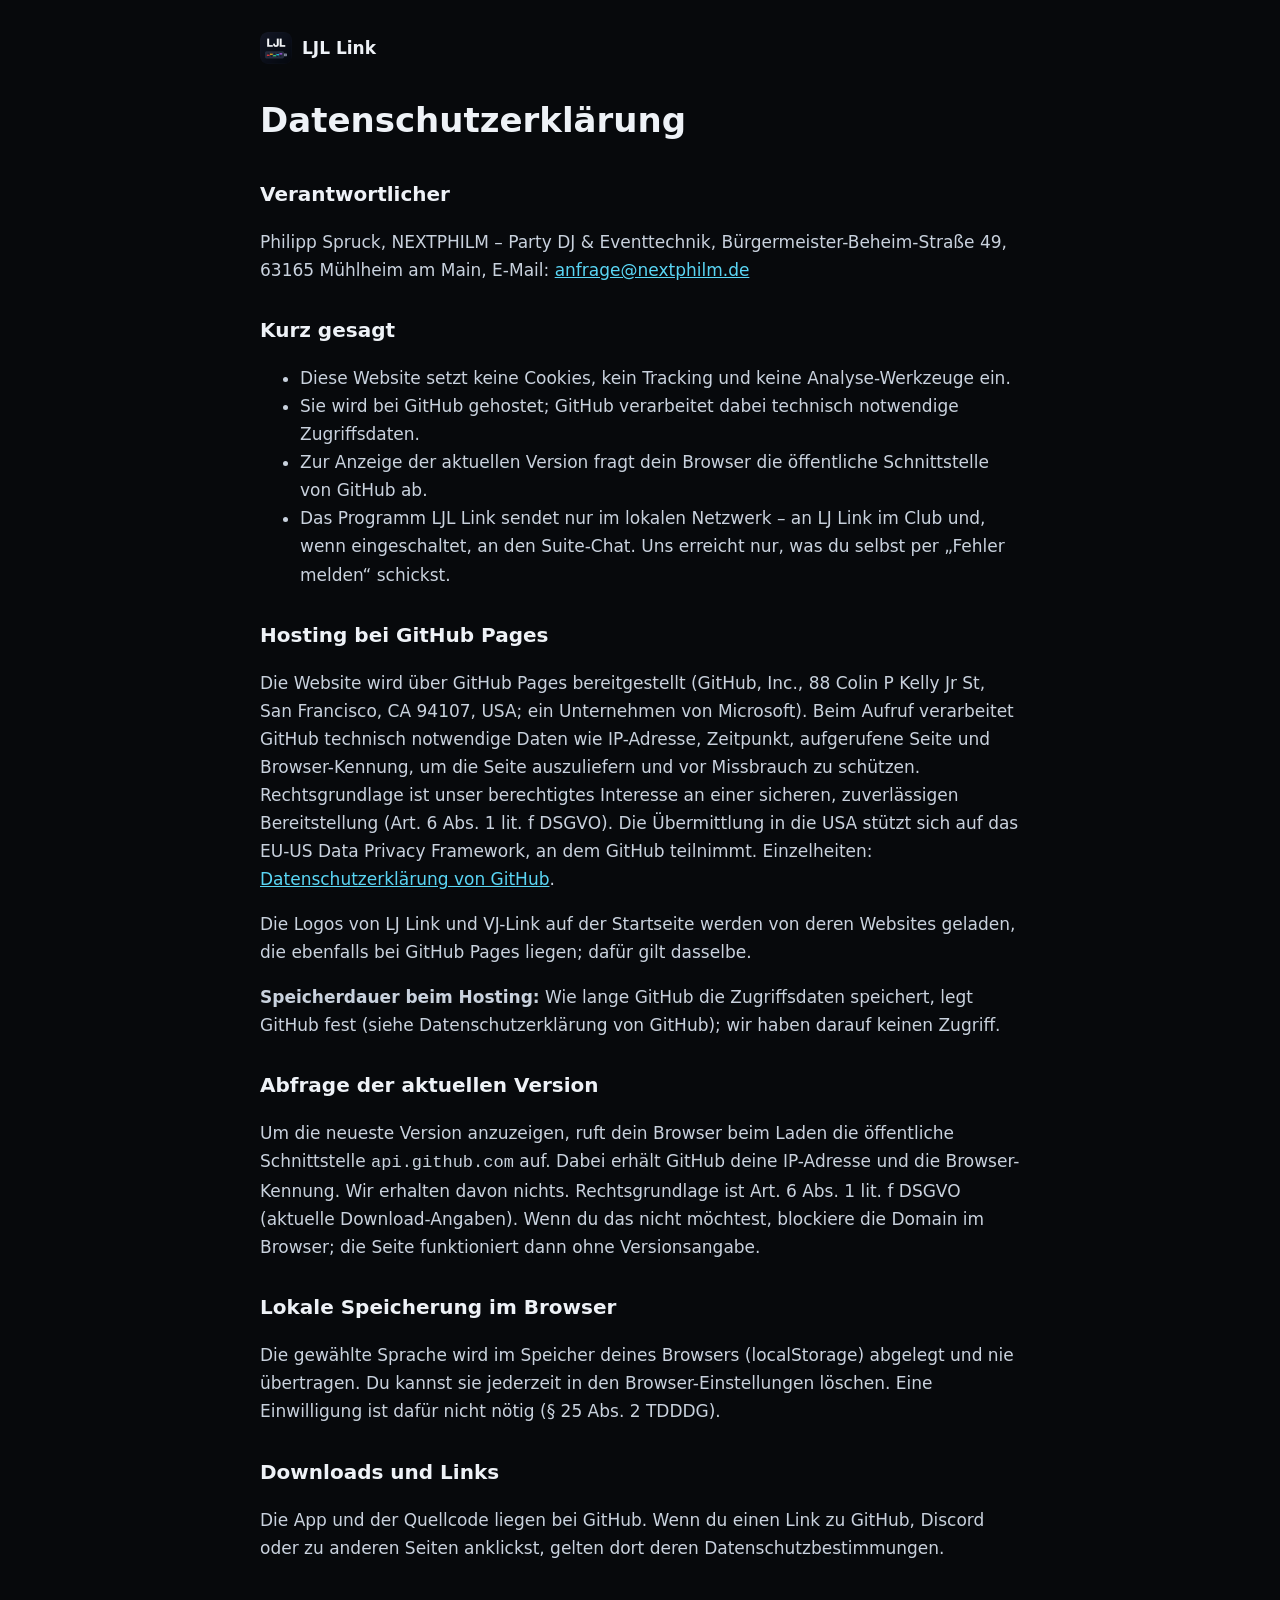
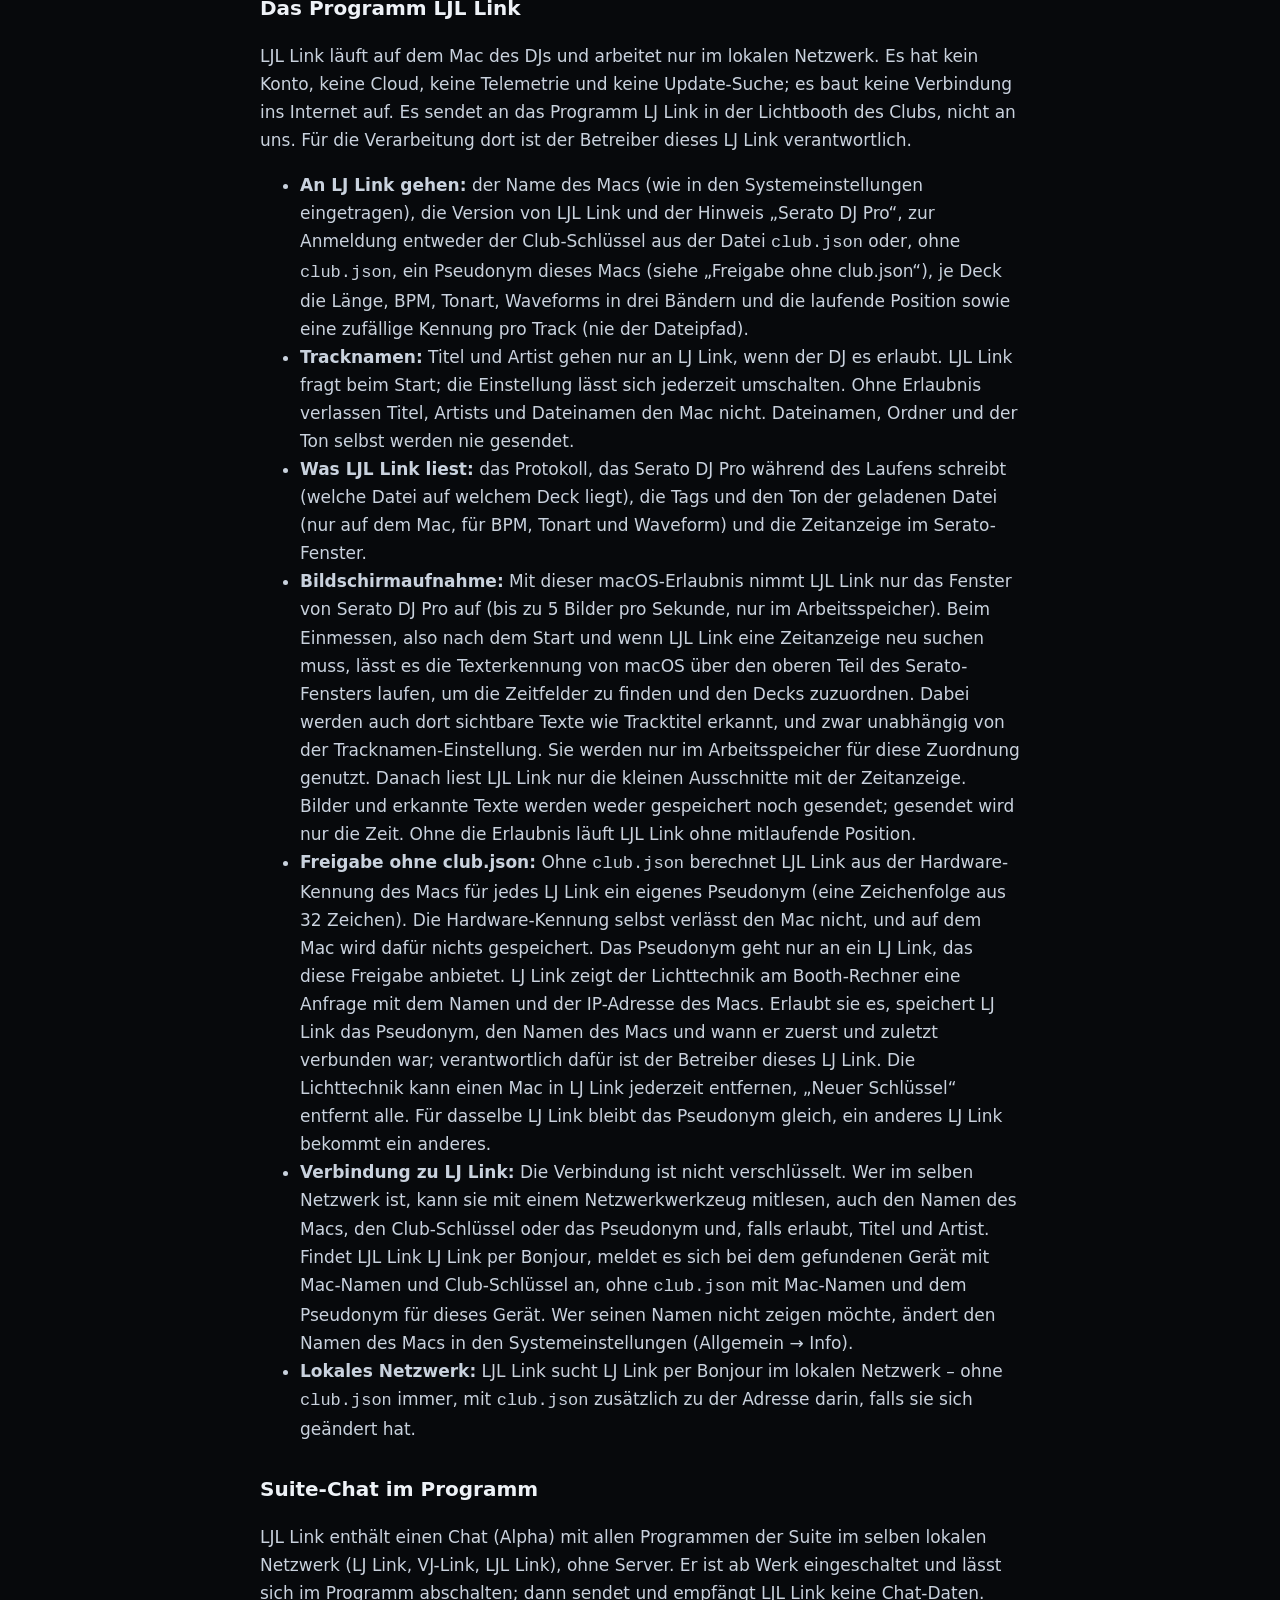
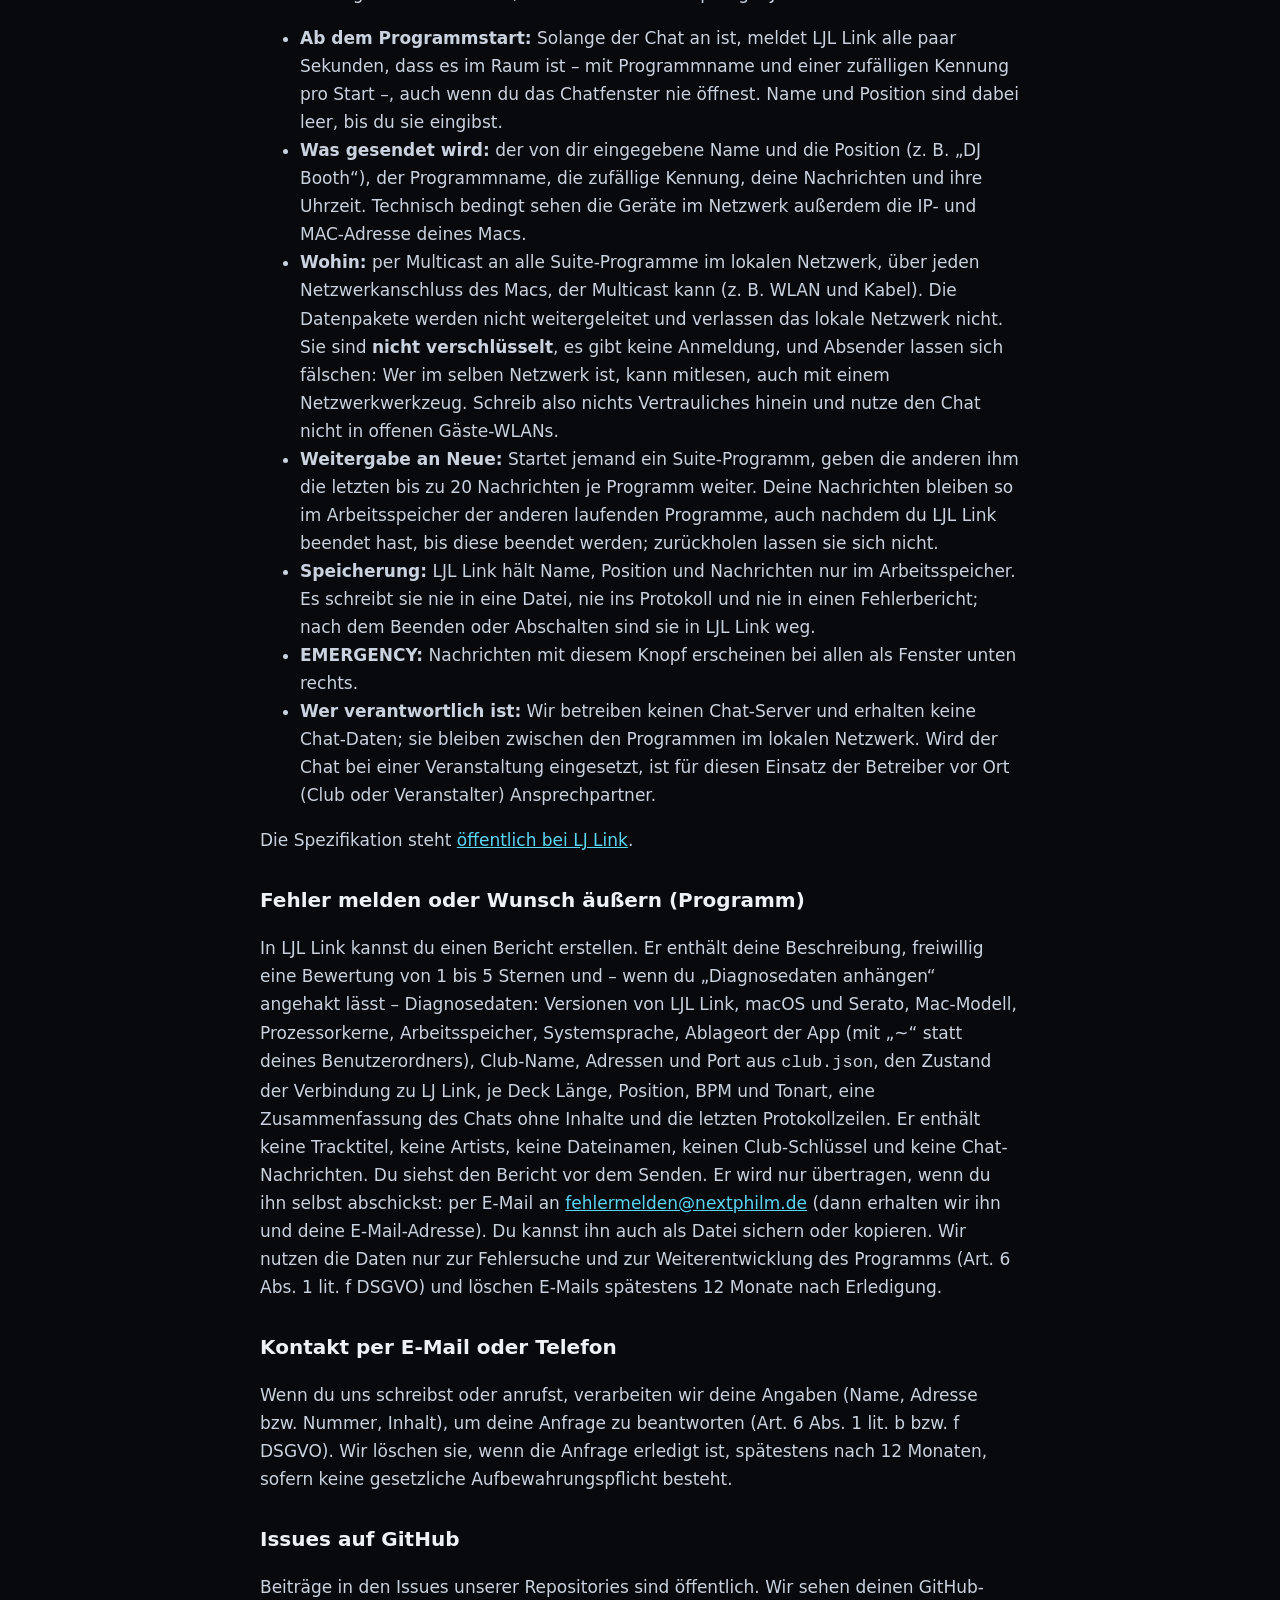
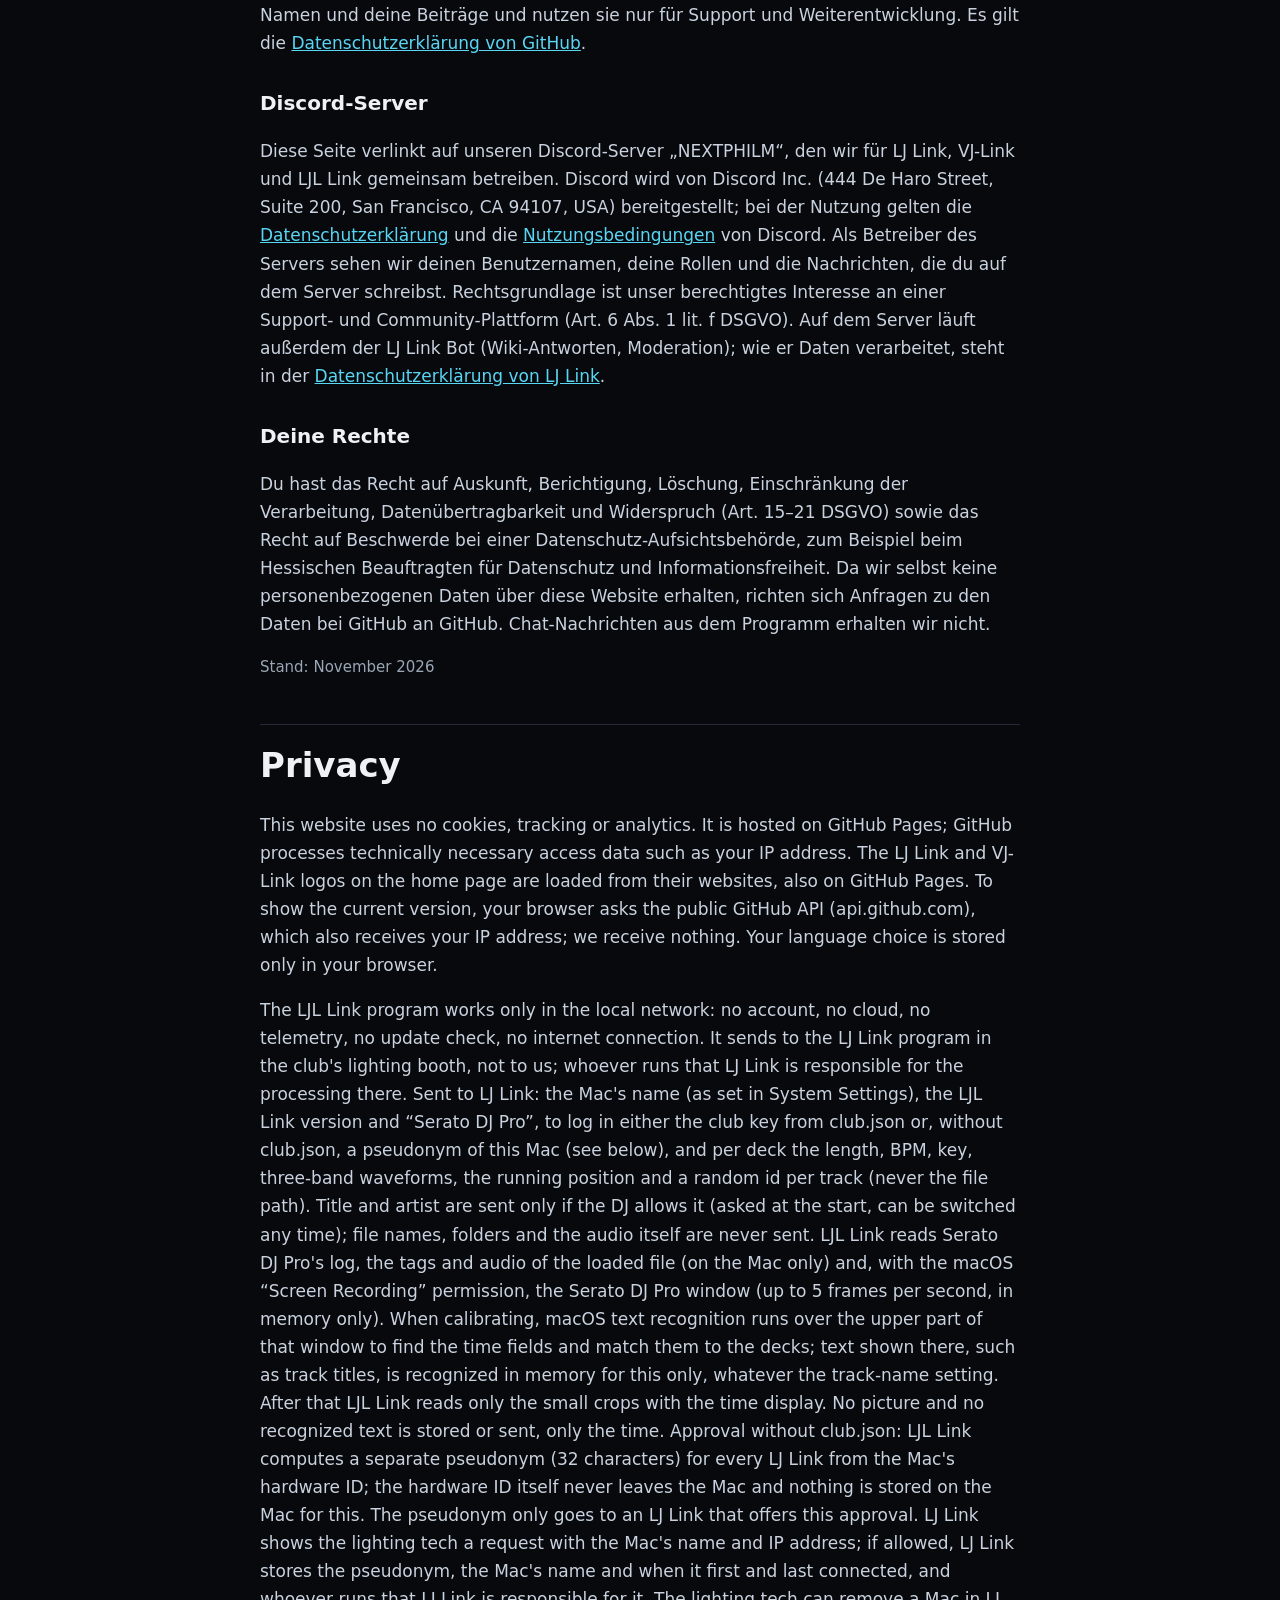
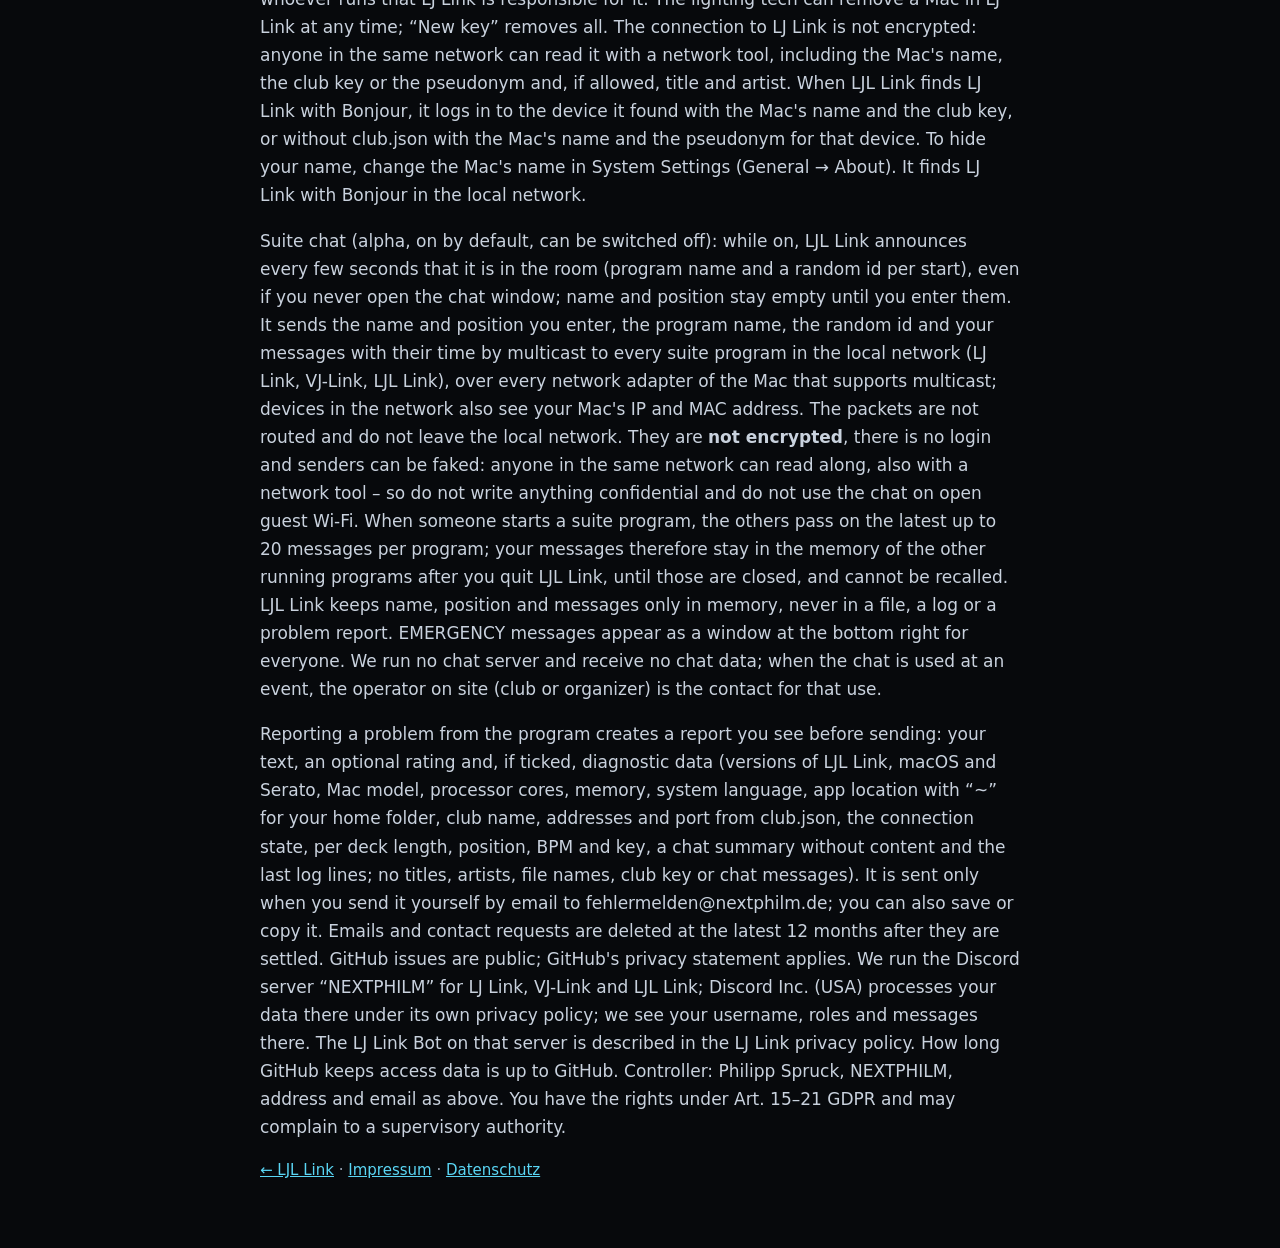
<file: site/datenschutz.html>
<!doctype html>
<html lang="de">
<head>
<meta charset="utf-8">
<meta name="viewport" content="width=device-width, initial-scale=1">
<title>Datenschutz – LJL Link</title>
<meta name="robots" content="noindex">
<link rel="icon" href="images/favicon.png" type="image/png">
<style>
  body { margin: 0; background: #07090c; color: #eef2f7; font: 17px/1.65 system-ui, -apple-system, "Segoe UI", Roboto, sans-serif; }
  .wrap { max-width: 760px; margin: 0 auto; padding: 32px 20px 64px; }
  a { color: #5ad6f5; }
  header { display: flex; align-items: center; gap: 10px; margin-bottom: 28px; }
  header img { width: 32px; height: 32px; border-radius: 8px; }
  header a { color: #eef2f7; text-decoration: none; font-weight: 700; }
  h1 { font-size: 34px; margin: 0 0 18px; }
  h2 { font-size: 20px; margin: 30px 0 8px; }
  p, li { color: #c9d2de; }
  .en { border-top: 1px solid #242b36; margin-top: 44px; padding-top: 12px; }
  .muted { color: #9aa6b6; font-size: 15px; }
</style>
</head>
<body>
<div class="wrap">
<header><img src="images/logo.png" alt=""><a href="./">LJL Link</a></header>
<h1>Datenschutzerklärung</h1>
<h2>Verantwortlicher</h2>
<p>Philipp Spruck, NEXTPHILM – Party DJ &amp; Eventtechnik, Bürgermeister-Beheim-Straße 49, 63165 Mühlheim am Main, E-Mail: <a href="mailto:anfrage@nextphilm.de">anfrage@nextphilm.de</a></p>
<h2>Kurz gesagt</h2>
<ul>
  <li>Diese Website setzt keine Cookies, kein Tracking und keine Analyse-Werkzeuge ein.</li>
  <li>Sie wird bei GitHub gehostet; GitHub verarbeitet dabei technisch notwendige Zugriffsdaten.</li>
  <li>Zur Anzeige der aktuellen Version fragt dein Browser die öffentliche Schnittstelle von GitHub ab.</li>
  <li>Das Programm LJL Link sendet nur im lokalen Netzwerk – an LJ Link im Club und, wenn eingeschaltet, an den Suite-Chat. Uns erreicht nur, was du selbst per „Fehler melden“ schickst.</li>
</ul>
<h2>Hosting bei GitHub Pages</h2>
<p>Die Website wird über GitHub Pages bereitgestellt (GitHub, Inc., 88 Colin P Kelly Jr St, San Francisco, CA 94107, USA; ein Unternehmen von Microsoft). Beim Aufruf verarbeitet GitHub technisch notwendige Daten wie IP-Adresse, Zeitpunkt, aufgerufene Seite und Browser-Kennung, um die Seite auszuliefern und vor Missbrauch zu schützen. Rechtsgrundlage ist unser berechtigtes Interesse an einer sicheren, zuverlässigen Bereitstellung (Art. 6 Abs. 1 lit. f DSGVO). Die Übermittlung in die USA stützt sich auf das EU-US Data Privacy Framework, an dem GitHub teilnimmt. Einzelheiten: <a href="https://docs.github.com/de/site-policy/privacy-policies/github-general-privacy-statement">Datenschutzerklärung von GitHub</a>.</p>
<p>Die Logos von LJ Link und VJ-Link auf der Startseite werden von deren Websites geladen, die ebenfalls bei GitHub Pages liegen; dafür gilt dasselbe.</p>
<p><strong>Speicherdauer beim Hosting:</strong> Wie lange GitHub die Zugriffsdaten speichert, legt GitHub fest (siehe Datenschutzerklärung von GitHub); wir haben darauf keinen Zugriff.</p>
<h2>Abfrage der aktuellen Version</h2>
<p>Um die neueste Version anzuzeigen, ruft dein Browser beim Laden die öffentliche Schnittstelle <code>api.github.com</code> auf. Dabei erhält GitHub deine IP-Adresse und die Browser-Kennung. Wir erhalten davon nichts. Rechtsgrundlage ist Art. 6 Abs. 1 lit. f DSGVO (aktuelle Download-Angaben). Wenn du das nicht möchtest, blockiere die Domain im Browser; die Seite funktioniert dann ohne Versionsangabe.</p>
<h2>Lokale Speicherung im Browser</h2>
<p>Die gewählte Sprache wird im Speicher deines Browsers (localStorage) abgelegt und nie übertragen. Du kannst sie jederzeit in den Browser-Einstellungen löschen. Eine Einwilligung ist dafür nicht nötig (§ 25 Abs. 2 TDDDG).</p>
<h2>Downloads und Links</h2>
<p>Die App und der Quellcode liegen bei GitHub. Wenn du einen Link zu GitHub, Discord oder zu anderen Seiten anklickst, gelten dort deren Datenschutzbestimmungen.</p>
<h2>Das Programm LJL Link</h2>
<p>LJL Link läuft auf dem Mac des DJs und arbeitet nur im lokalen Netzwerk. Es hat kein Konto, keine Cloud, keine Telemetrie und keine Update-Suche; es baut keine Verbindung ins Internet auf. Es sendet an das Programm LJ Link in der Lichtbooth des Clubs, nicht an uns. Für die Verarbeitung dort ist der Betreiber dieses LJ Link verantwortlich.</p>
<ul>
  <li><strong>An LJ Link gehen:</strong> der Name des Macs (wie in den Systemeinstellungen eingetragen), die Version von LJL Link und der Hinweis „Serato DJ Pro“, zur Anmeldung entweder der Club-Schlüssel aus der Datei <code>club.json</code> oder, ohne <code>club.json</code>, ein Pseudonym dieses Macs (siehe „Freigabe ohne club.json“), je Deck die Länge, BPM, Tonart, Waveforms in drei Bändern und die laufende Position sowie eine zufällige Kennung pro Track (nie der Dateipfad).</li>
  <li><strong>Tracknamen:</strong> Titel und Artist gehen nur an LJ Link, wenn der DJ es erlaubt. LJL Link fragt beim Start; die Einstellung lässt sich jederzeit umschalten. Ohne Erlaubnis verlassen Titel, Artists und Dateinamen den Mac nicht. Dateinamen, Ordner und der Ton selbst werden nie gesendet.</li>
  <li><strong>Was LJL Link liest:</strong> das Protokoll, das Serato DJ Pro während des Laufens schreibt (welche Datei auf welchem Deck liegt), die Tags und den Ton der geladenen Datei (nur auf dem Mac, für BPM, Tonart und Waveform) und die Zeitanzeige im Serato-Fenster.</li>
  <li><strong>Bildschirmaufnahme:</strong> Mit dieser macOS-Erlaubnis nimmt LJL Link nur das Fenster von Serato DJ Pro auf (bis zu 5 Bilder pro Sekunde, nur im Arbeitsspeicher). Beim Einmessen, also nach dem Start und wenn LJL Link eine Zeitanzeige neu suchen muss, lässt es die Texterkennung von macOS über den oberen Teil des Serato-Fensters laufen, um die Zeitfelder zu finden und den Decks zuzuordnen. Dabei werden auch dort sichtbare Texte wie Tracktitel erkannt, und zwar unabhängig von der Tracknamen-Einstellung. Sie werden nur im Arbeitsspeicher für diese Zuordnung genutzt. Danach liest LJL Link nur die kleinen Ausschnitte mit der Zeitanzeige. Bilder und erkannte Texte werden weder gespeichert noch gesendet; gesendet wird nur die Zeit. Ohne die Erlaubnis läuft LJL Link ohne mitlaufende Position.</li>
  <li><strong>Freigabe ohne club.json:</strong> Ohne <code>club.json</code> berechnet LJL Link aus der Hardware-Kennung des Macs für jedes LJ Link ein eigenes Pseudonym (eine Zeichenfolge aus 32 Zeichen). Die Hardware-Kennung selbst verlässt den Mac nicht, und auf dem Mac wird dafür nichts gespeichert. Das Pseudonym geht nur an ein LJ Link, das diese Freigabe anbietet. LJ Link zeigt der Lichttechnik am Booth-Rechner eine Anfrage mit dem Namen und der IP-Adresse des Macs. Erlaubt sie es, speichert LJ Link das Pseudonym, den Namen des Macs und wann er zuerst und zuletzt verbunden war; verantwortlich dafür ist der Betreiber dieses LJ Link. Die Lichttechnik kann einen Mac in LJ Link jederzeit entfernen, „Neuer Schlüssel“ entfernt alle. Für dasselbe LJ Link bleibt das Pseudonym gleich, ein anderes LJ Link bekommt ein anderes.</li>
  <li><strong>Verbindung zu LJ Link:</strong> Die Verbindung ist nicht verschlüsselt. Wer im selben Netzwerk ist, kann sie mit einem Netzwerkwerkzeug mitlesen, auch den Namen des Macs, den Club-Schlüssel oder das Pseudonym und, falls erlaubt, Titel und Artist. Findet LJL Link LJ Link per Bonjour, meldet es sich bei dem gefundenen Gerät mit Mac-Namen und Club-Schlüssel an, ohne <code>club.json</code> mit Mac-Namen und dem Pseudonym für dieses Gerät. Wer seinen Namen nicht zeigen möchte, ändert den Namen des Macs in den Systemeinstellungen (Allgemein → Info).</li>
  <li><strong>Lokales Netzwerk:</strong> LJL Link sucht LJ Link per Bonjour im lokalen Netzwerk – ohne <code>club.json</code> immer, mit <code>club.json</code> zusätzlich zu der Adresse darin, falls sie sich geändert hat.</li>
</ul>
<h2>Suite-Chat im Programm</h2>
<p>LJL Link enthält einen Chat (Alpha) mit allen Programmen der Suite im selben lokalen Netzwerk (LJ Link, VJ-Link, LJL Link), ohne Server. Er ist ab Werk eingeschaltet und lässt sich im Programm abschalten; dann sendet und empfängt LJL Link keine Chat-Daten.</p>
<ul>
  <li><strong>Ab dem Programmstart:</strong> Solange der Chat an ist, meldet LJL Link alle paar Sekunden, dass es im Raum ist – mit Programmname und einer zufälligen Kennung pro Start –, auch wenn du das Chatfenster nie öffnest. Name und Position sind dabei leer, bis du sie eingibst.</li>
  <li><strong>Was gesendet wird:</strong> der von dir eingegebene Name und die Position (z. B. „DJ Booth“), der Programmname, die zufällige Kennung, deine Nachrichten und ihre Uhrzeit. Technisch bedingt sehen die Geräte im Netzwerk außerdem die IP- und MAC-Adresse deines Macs.</li>
  <li><strong>Wohin:</strong> per Multicast an alle Suite-Programme im lokalen Netzwerk, über jeden Netzwerkanschluss des Macs, der Multicast kann (z. B. WLAN und Kabel). Die Datenpakete werden nicht weitergeleitet und verlassen das lokale Netzwerk nicht. Sie sind <strong>nicht verschlüsselt</strong>, es gibt keine Anmeldung, und Absender lassen sich fälschen: Wer im selben Netzwerk ist, kann mitlesen, auch mit einem Netzwerkwerkzeug. Schreib also nichts Vertrauliches hinein und nutze den Chat nicht in offenen Gäste-WLANs.</li>
  <li><strong>Weitergabe an Neue:</strong> Startet jemand ein Suite-Programm, geben die anderen ihm die letzten bis zu 20 Nachrichten je Programm weiter. Deine Nachrichten bleiben so im Arbeitsspeicher der anderen laufenden Programme, auch nachdem du LJL Link beendet hast, bis diese beendet werden; zurückholen lassen sie sich nicht.</li>
  <li><strong>Speicherung:</strong> LJL Link hält Name, Position und Nachrichten nur im Arbeitsspeicher. Es schreibt sie nie in eine Datei, nie ins Protokoll und nie in einen Fehlerbericht; nach dem Beenden oder Abschalten sind sie in LJL Link weg.</li>
  <li><strong>EMERGENCY:</strong> Nachrichten mit diesem Knopf erscheinen bei allen als Fenster unten rechts.</li>
  <li><strong>Wer verantwortlich ist:</strong> Wir betreiben keinen Chat-Server und erhalten keine Chat-Daten; sie bleiben zwischen den Programmen im lokalen Netzwerk. Wird der Chat bei einer Veranstaltung eingesetzt, ist für diesen Einsatz der Betreiber vor Ort (Club oder Veranstalter) Ansprechpartner.</li>
</ul>
<p>Die Spezifikation steht <a href="https://github.com/skyplayser/LJ-Link/blob/main/docs/suite-chat.md">öffentlich bei LJ Link</a>.</p>
<h2>Fehler melden oder Wunsch äußern (Programm)</h2>
<p>In LJL Link kannst du einen Bericht erstellen. Er enthält deine Beschreibung, freiwillig eine Bewertung von 1 bis 5 Sternen und – wenn du „Diagnosedaten anhängen“ angehakt lässt – Diagnosedaten: Versionen von LJL Link, macOS und Serato, Mac-Modell, Prozessorkerne, Arbeitsspeicher, Systemsprache, Ablageort der App (mit „~“ statt deines Benutzerordners), Club-Name, Adressen und Port aus <code>club.json</code>, den Zustand der Verbindung zu LJ Link, je Deck Länge, Position, BPM und Tonart, eine Zusammenfassung des Chats ohne Inhalte und die letzten Protokollzeilen. Er enthält keine Tracktitel, keine Artists, keine Dateinamen, keinen Club-Schlüssel und keine Chat-Nachrichten. Du siehst den Bericht vor dem Senden. Er wird nur übertragen, wenn du ihn selbst abschickst: per E-Mail an <a href="mailto:fehlermelden@nextphilm.de">fehlermelden@nextphilm.de</a> (dann erhalten wir ihn und deine E-Mail-Adresse). Du kannst ihn auch als Datei sichern oder kopieren. Wir nutzen die Daten nur zur Fehlersuche und zur Weiterentwicklung des Programms (Art. 6 Abs. 1 lit. f DSGVO) und löschen E-Mails spätestens 12 Monate nach Erledigung.</p>
<h2>Kontakt per E-Mail oder Telefon</h2>
<p>Wenn du uns schreibst oder anrufst, verarbeiten wir deine Angaben (Name, Adresse bzw. Nummer, Inhalt), um deine Anfrage zu beantworten (Art. 6 Abs. 1 lit. b bzw. f DSGVO). Wir löschen sie, wenn die Anfrage erledigt ist, spätestens nach 12 Monaten, sofern keine gesetzliche Aufbewahrungspflicht besteht.</p>
<h2>Issues auf GitHub</h2>
<p>Beiträge in den Issues unserer Repositories sind öffentlich. Wir sehen deinen GitHub-Namen und deine Beiträge und nutzen sie nur für Support und Weiterentwicklung. Es gilt die <a href="https://docs.github.com/de/site-policy/privacy-policies/github-general-privacy-statement">Datenschutzerklärung von GitHub</a>.</p>
<h2>Discord-Server</h2>
<p>Diese Seite verlinkt auf unseren Discord-Server „NEXTPHILM“, den wir für LJ Link, VJ-Link und LJL Link gemeinsam betreiben. Discord wird von Discord Inc. (444 De Haro Street, Suite 200, San Francisco, CA 94107, USA) bereitgestellt; bei der Nutzung gelten die <a href="https://discord.com/privacy">Datenschutzerklärung</a> und die <a href="https://discord.com/terms">Nutzungsbedingungen</a> von Discord. Als Betreiber des Servers sehen wir deinen Benutzernamen, deine Rollen und die Nachrichten, die du auf dem Server schreibst. Rechtsgrundlage ist unser berechtigtes Interesse an einer Support- und Community-Plattform (Art. 6 Abs. 1 lit. f DSGVO). Auf dem Server läuft außerdem der LJ Link Bot (Wiki-Antworten, Moderation); wie er Daten verarbeitet, steht in der <a href="https://skyplayser.github.io/LJ-Link/datenschutz.html">Datenschutzerklärung von LJ Link</a>.</p>
<h2>Deine Rechte</h2>
<p>Du hast das Recht auf Auskunft, Berichtigung, Löschung, Einschränkung der Verarbeitung, Datenübertragbarkeit und Widerspruch (Art. 15–21 DSGVO) sowie das Recht auf Beschwerde bei einer Datenschutz-Aufsichtsbehörde, zum Beispiel beim Hessischen Beauftragten für Datenschutz und Informationsfreiheit. Da wir selbst keine personenbezogenen Daten über diese Website erhalten, richten sich Anfragen zu den Daten bei GitHub an GitHub. Chat-Nachrichten aus dem Programm erhalten wir nicht.</p>
<p class="muted">Stand: November 2026</p>

<div class="en">
<h1>Privacy</h1>
<p>This website uses no cookies, tracking or analytics. It is hosted on GitHub Pages; GitHub processes technically necessary access data such as your IP address. The LJ Link and VJ-Link logos on the home page are loaded from their websites, also on GitHub Pages. To show the current version, your browser asks the public GitHub API (api.github.com), which also receives your IP address; we receive nothing. Your language choice is stored only in your browser.</p>
<p>The LJL Link program works only in the local network: no account, no cloud, no telemetry, no update check, no internet connection. It sends to the LJ Link program in the club's lighting booth, not to us; whoever runs that LJ Link is responsible for the processing there. Sent to LJ Link: the Mac's name (as set in System Settings), the LJL Link version and “Serato DJ Pro”, to log in either the club key from club.json or, without club.json, a pseudonym of this Mac (see below), and per deck the length, BPM, key, three-band waveforms, the running position and a random id per track (never the file path). Title and artist are sent only if the DJ allows it (asked at the start, can be switched any time); file names, folders and the audio itself are never sent. LJL Link reads Serato DJ Pro's log, the tags and audio of the loaded file (on the Mac only) and, with the macOS “Screen Recording” permission, the Serato DJ Pro window (up to 5 frames per second, in memory only). When calibrating, macOS text recognition runs over the upper part of that window to find the time fields and match them to the decks; text shown there, such as track titles, is recognized in memory for this only, whatever the track-name setting. After that LJL Link reads only the small crops with the time display. No picture and no recognized text is stored or sent, only the time. Approval without club.json: LJL Link computes a separate pseudonym (32 characters) for every LJ Link from the Mac's hardware ID; the hardware ID itself never leaves the Mac and nothing is stored on the Mac for this. The pseudonym only goes to an LJ Link that offers this approval. LJ Link shows the lighting tech a request with the Mac's name and IP address; if allowed, LJ Link stores the pseudonym, the Mac's name and when it first and last connected, and whoever runs that LJ Link is responsible for it. The lighting tech can remove a Mac in LJ Link at any time; “New key” removes all. The connection to LJ Link is not encrypted: anyone in the same network can read it with a network tool, including the Mac's name, the club key or the pseudonym and, if allowed, title and artist. When LJL Link finds LJ Link with Bonjour, it logs in to the device it found with the Mac's name and the club key, or without club.json with the Mac's name and the pseudonym for that device. To hide your name, change the Mac's name in System Settings (General → About). It finds LJ Link with Bonjour in the local network.</p>
<p>Suite chat (alpha, on by default, can be switched off): while on, LJL Link announces every few seconds that it is in the room (program name and a random id per start), even if you never open the chat window; name and position stay empty until you enter them. It sends the name and position you enter, the program name, the random id and your messages with their time by multicast to every suite program in the local network (LJ Link, VJ-Link, LJL Link), over every network adapter of the Mac that supports multicast; devices in the network also see your Mac's IP and MAC address. The packets are not routed and do not leave the local network. They are <strong>not encrypted</strong>, there is no login and senders can be faked: anyone in the same network can read along, also with a network tool – so do not write anything confidential and do not use the chat on open guest Wi-Fi. When someone starts a suite program, the others pass on the latest up to 20 messages per program; your messages therefore stay in the memory of the other running programs after you quit LJL Link, until those are closed, and cannot be recalled. LJL Link keeps name, position and messages only in memory, never in a file, a log or a problem report. EMERGENCY messages appear as a window at the bottom right for everyone. We run no chat server and receive no chat data; when the chat is used at an event, the operator on site (club or organizer) is the contact for that use.</p>
<p>Reporting a problem from the program creates a report you see before sending: your text, an optional rating and, if ticked, diagnostic data (versions of LJL Link, macOS and Serato, Mac model, processor cores, memory, system language, app location with “~” for your home folder, club name, addresses and port from club.json, the connection state, per deck length, position, BPM and key, a chat summary without content and the last log lines; no titles, artists, file names, club key or chat messages). It is sent only when you send it yourself by email to fehlermelden@nextphilm.de; you can also save or copy it. Emails and contact requests are deleted at the latest 12 months after they are settled. GitHub issues are public; GitHub's privacy statement applies. We run the Discord server “NEXTPHILM” for LJ Link, VJ-Link and LJL Link; Discord Inc. (USA) processes your data there under its own privacy policy; we see your username, roles and messages there. The LJ Link Bot on that server is described in the LJ Link privacy policy. How long GitHub keeps access data is up to GitHub. Controller: Philipp Spruck, NEXTPHILM, address and email as above. You have the rights under Art. 15–21 GDPR and may complain to a supervisory authority.</p>
</div>
<p class="muted"><a href="./">← LJL Link</a> · <a href="impressum.html">Impressum</a> · <a href="datenschutz.html">Datenschutz</a></p>
</div>
</body>
</html>
</file>
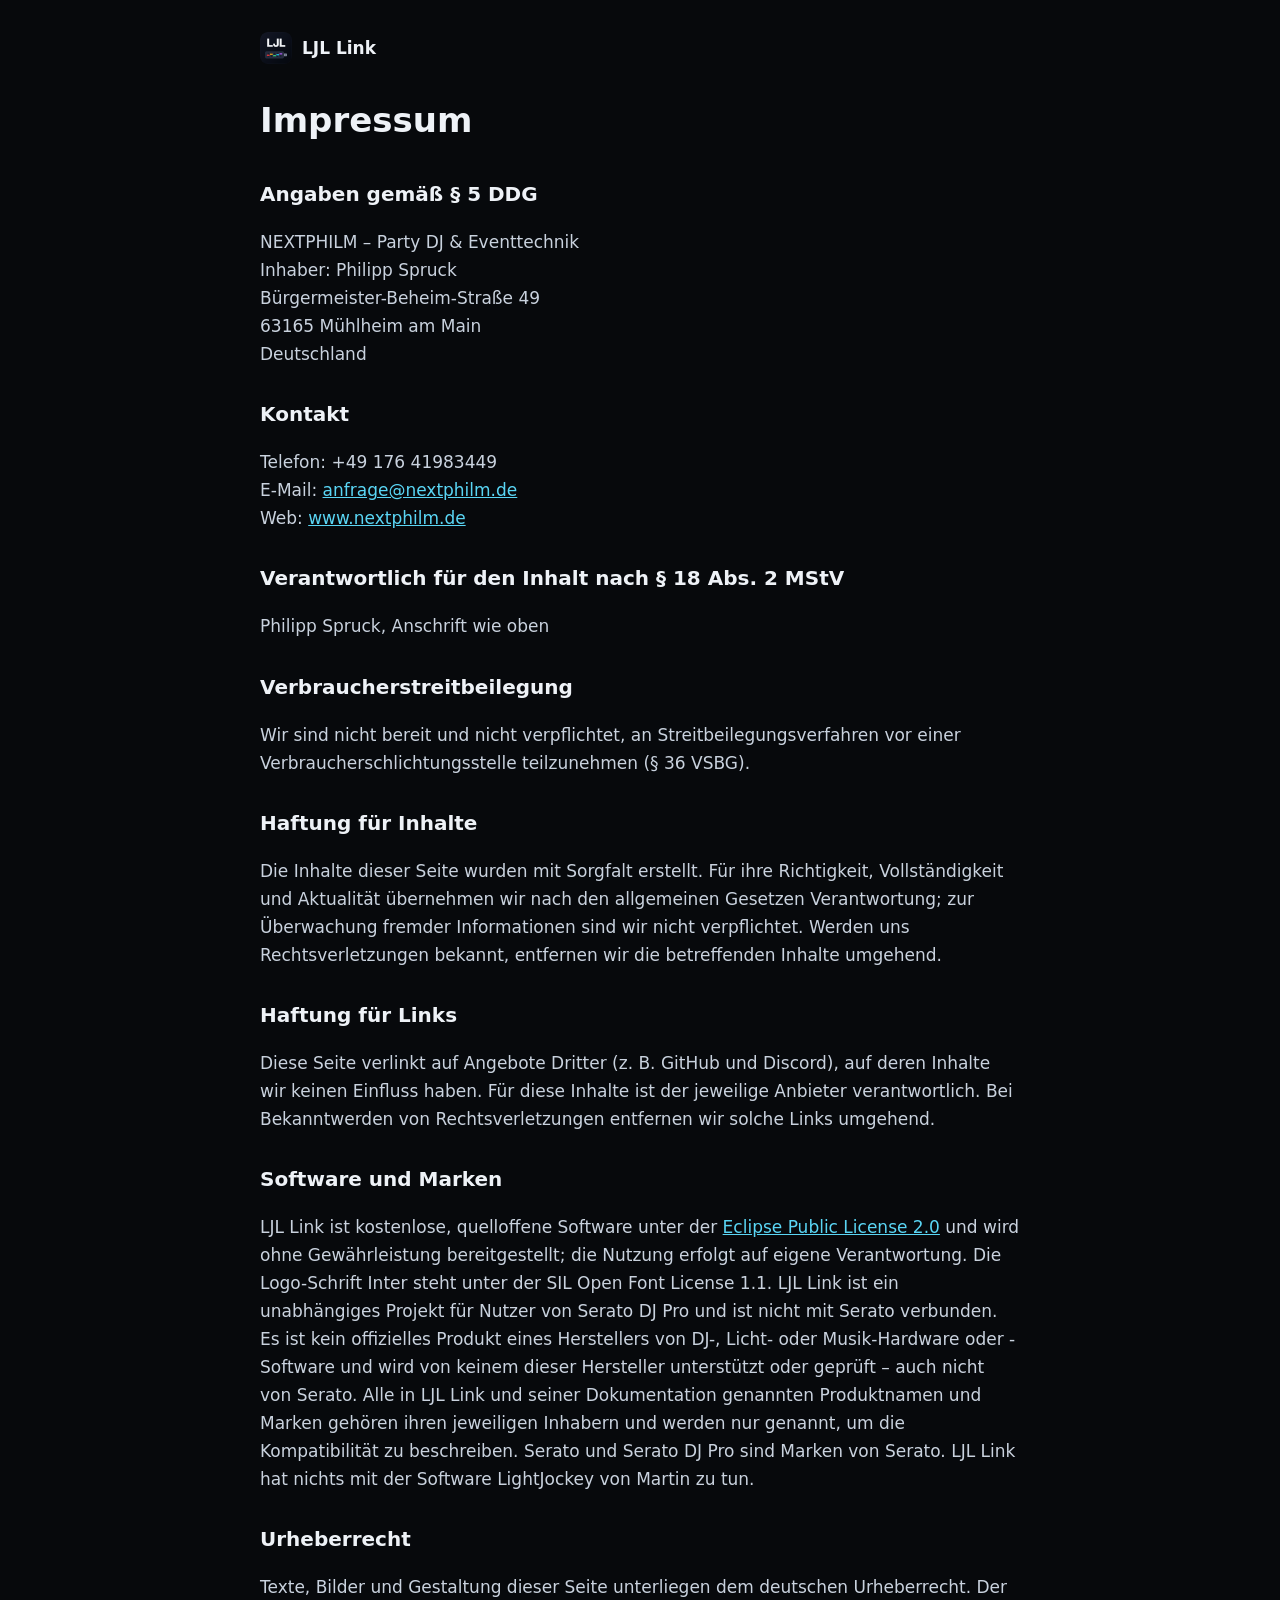
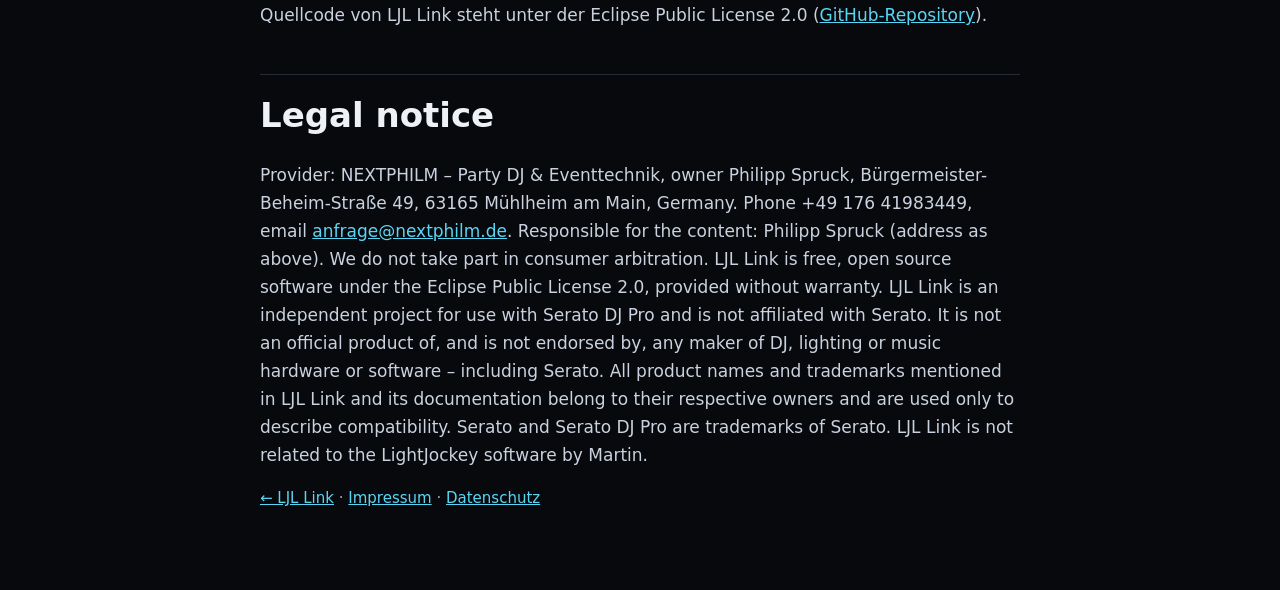
<file: site/impressum.html>
<!doctype html>
<html lang="de">
<head>
<meta charset="utf-8">
<meta name="viewport" content="width=device-width, initial-scale=1">
<title>Impressum – LJL Link</title>
<meta name="robots" content="noindex">
<link rel="icon" href="images/favicon.png" type="image/png">
<style>
  body { margin: 0; background: #07090c; color: #eef2f7; font: 17px/1.65 system-ui, -apple-system, "Segoe UI", Roboto, sans-serif; }
  .wrap { max-width: 760px; margin: 0 auto; padding: 32px 20px 64px; }
  a { color: #5ad6f5; }
  header { display: flex; align-items: center; gap: 10px; margin-bottom: 28px; }
  header img { width: 32px; height: 32px; border-radius: 8px; }
  header a { color: #eef2f7; text-decoration: none; font-weight: 700; }
  h1 { font-size: 34px; margin: 0 0 18px; }
  h2 { font-size: 20px; margin: 30px 0 8px; }
  p, li { color: #c9d2de; }
  .en { border-top: 1px solid #242b36; margin-top: 44px; padding-top: 12px; }
  .muted { color: #9aa6b6; font-size: 15px; }
</style>
</head>
<body>
<div class="wrap">
<header><img src="images/logo.png" alt=""><a href="./">LJL Link</a></header>
<h1>Impressum</h1>
<h2>Angaben gemäß § 5 DDG</h2>
<p>NEXTPHILM – Party DJ &amp; Eventtechnik<br>
Inhaber: Philipp Spruck<br>
Bürgermeister-Beheim-Straße 49<br>
63165 Mühlheim am Main<br>
Deutschland</p>
<h2>Kontakt</h2>
<p>Telefon: +49 176 41983449<br>
E-Mail: <a href="mailto:anfrage@nextphilm.de">anfrage@nextphilm.de</a><br>
Web: <a href="https://www.nextphilm.de">www.nextphilm.de</a></p>
<h2>Verantwortlich für den Inhalt nach § 18 Abs. 2 MStV</h2>
<p>Philipp Spruck, Anschrift wie oben</p>
<h2>Verbraucherstreitbeilegung</h2>
<p>Wir sind nicht bereit und nicht verpflichtet, an Streitbeilegungsverfahren vor einer Verbraucherschlichtungsstelle teilzunehmen (§ 36 VSBG).</p>
<h2>Haftung für Inhalte</h2>
<p>Die Inhalte dieser Seite wurden mit Sorgfalt erstellt. Für ihre Richtigkeit, Vollständigkeit und Aktualität übernehmen wir nach den allgemeinen Gesetzen Verantwortung; zur Überwachung fremder Informationen sind wir nicht verpflichtet. Werden uns Rechtsverletzungen bekannt, entfernen wir die betreffenden Inhalte umgehend.</p>
<h2>Haftung für Links</h2>
<p>Diese Seite verlinkt auf Angebote Dritter (z. B. GitHub und Discord), auf deren Inhalte wir keinen Einfluss haben. Für diese Inhalte ist der jeweilige Anbieter verantwortlich. Bei Bekanntwerden von Rechtsverletzungen entfernen wir solche Links umgehend.</p>
<h2>Software und Marken</h2>
<p>LJL Link ist kostenlose, quelloffene Software unter der <a href="https://github.com/skyplayser/LJL-Link/blob/main/LICENSE">Eclipse Public License 2.0</a> und wird ohne Gewährleistung bereitgestellt; die Nutzung erfolgt auf eigene Verantwortung. Die Logo-Schrift Inter steht unter der SIL Open Font License 1.1. LJL Link ist ein unabhängiges Projekt für Nutzer von Serato DJ Pro und ist nicht mit Serato verbunden. Es ist kein offizielles Produkt eines Herstellers von DJ-, Licht- oder Musik-Hardware oder -Software und wird von keinem dieser Hersteller unterstützt oder geprüft – auch nicht von Serato. Alle in LJL Link und seiner Dokumentation genannten Produktnamen und Marken gehören ihren jeweiligen Inhabern und werden nur genannt, um die Kompatibilität zu beschreiben. Serato und Serato DJ Pro sind Marken von Serato. LJL Link hat nichts mit der Software LightJockey von Martin zu tun.</p>
<h2>Urheberrecht</h2>
<p>Texte, Bilder und Gestaltung dieser Seite unterliegen dem deutschen Urheberrecht. Der Quellcode von LJL Link steht unter der Eclipse Public License 2.0 (<a href="https://github.com/skyplayser/LJL-Link">GitHub-Repository</a>).</p>

<div class="en">
<h1>Legal notice</h1>
<p>Provider: NEXTPHILM – Party DJ &amp; Eventtechnik, owner Philipp Spruck, Bürgermeister-Beheim-Straße 49, 63165 Mühlheim am Main, Germany. Phone +49 176 41983449, email <a href="mailto:anfrage@nextphilm.de">anfrage@nextphilm.de</a>. Responsible for the content: Philipp Spruck (address as above). We do not take part in consumer arbitration. LJL Link is free, open source software under the Eclipse Public License 2.0, provided without warranty. LJL Link is an independent project for use with Serato DJ Pro and is not affiliated with Serato. It is not an official product of, and is not endorsed by, any maker of DJ, lighting or music hardware or software – including Serato. All product names and trademarks mentioned in LJL Link and its documentation belong to their respective owners and are used only to describe compatibility. Serato and Serato DJ Pro are trademarks of Serato. LJL Link is not related to the LightJockey software by Martin.</p>
</div>
<p class="muted"><a href="./">← LJL Link</a> · <a href="impressum.html">Impressum</a> · <a href="datenschutz.html">Datenschutz</a></p>
</div>
</body>
</html>
</file>
